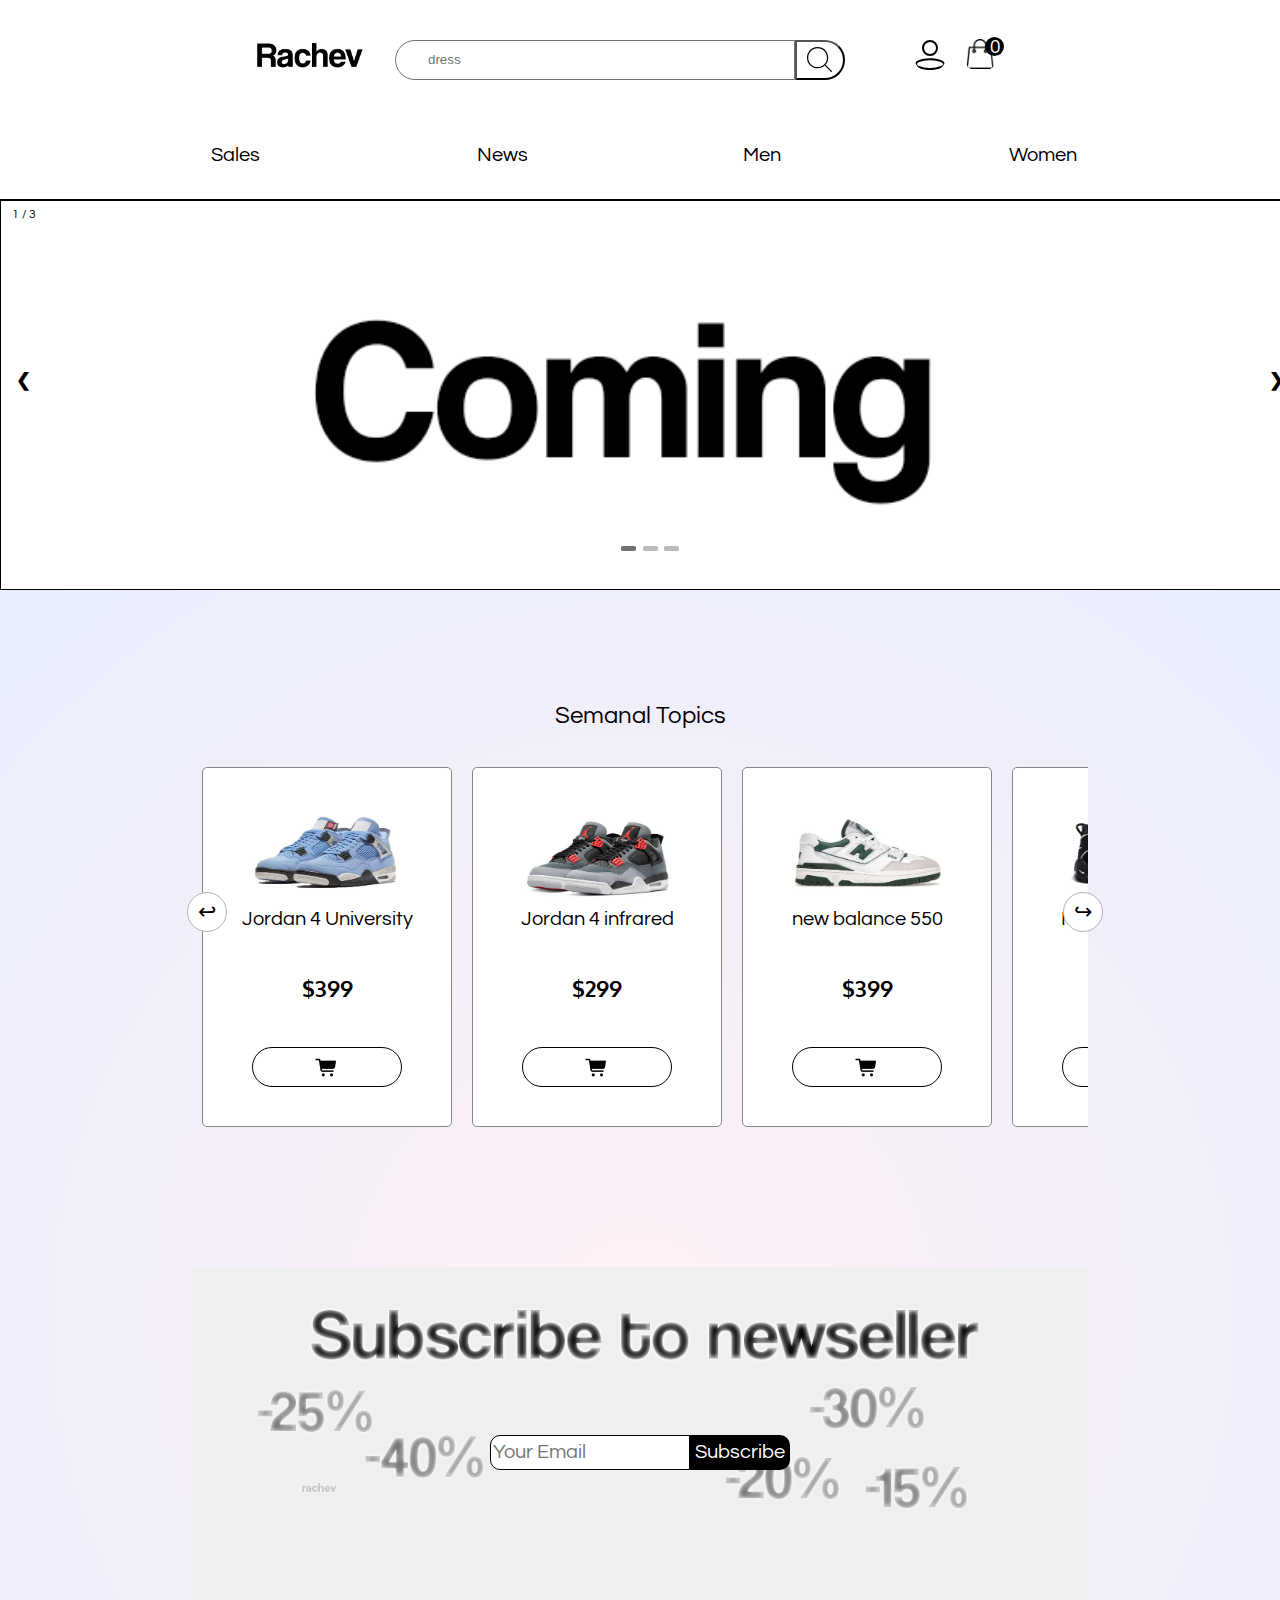
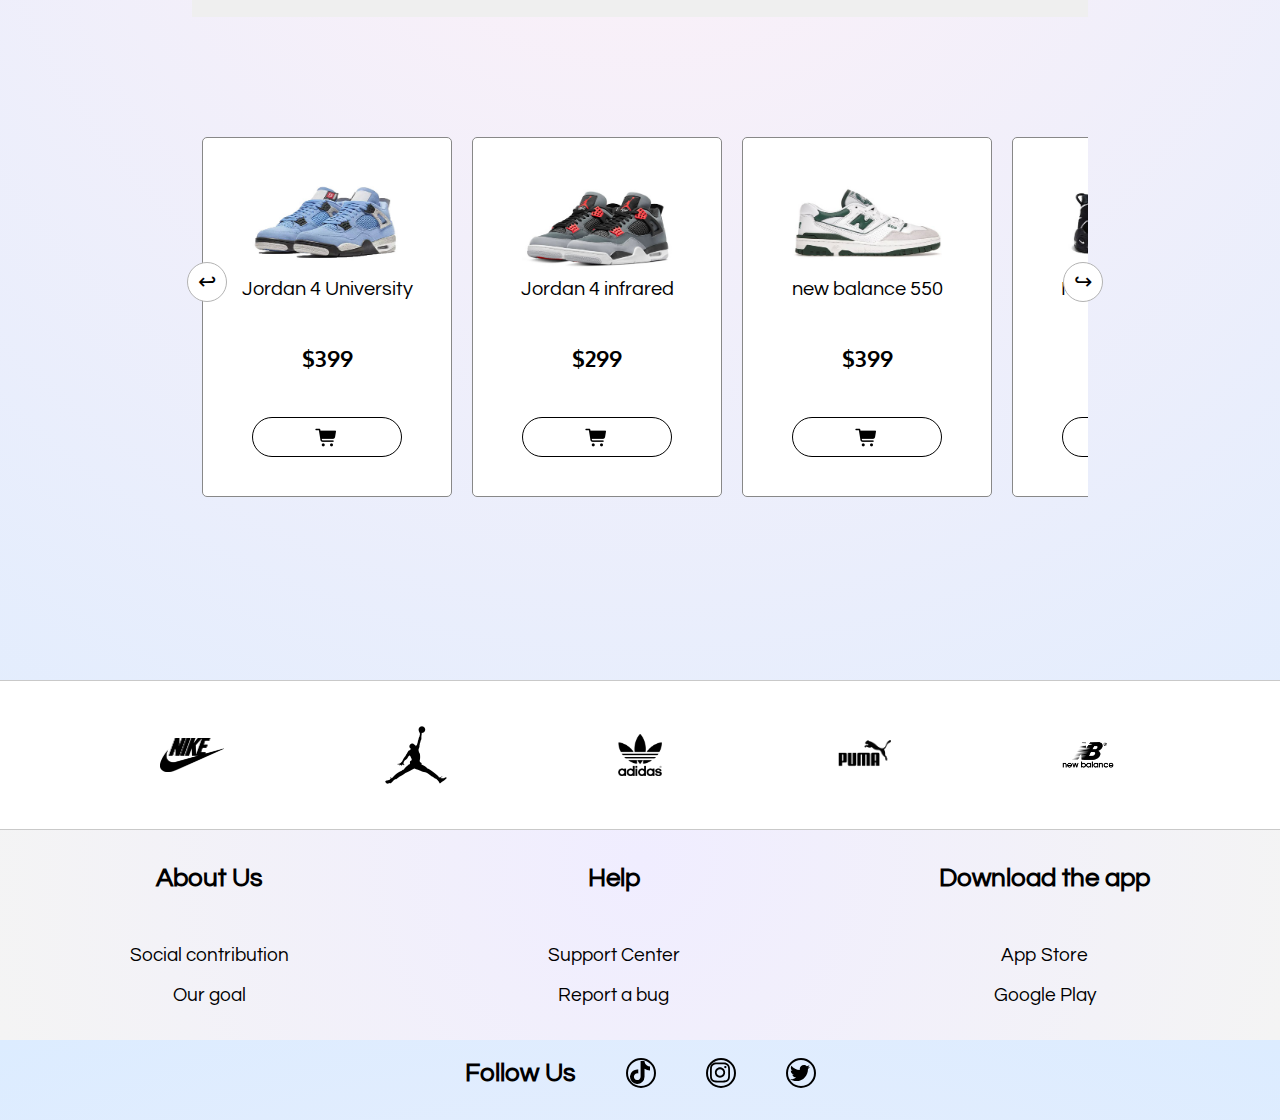
<file: index.html>
<!DOCTYPE html>
<html>

<head>
  <meta charset="utf-8">
  <meta name="viewport" content="width=device-width">
  <title>Rachev Store</title>
  <link href="style.css" rel="stylesheet" type="text/css" />
  <link rel="stylesheet" href="https://cdnjs.cloudflare.com/ajax/libs/font-awesome/4.7.0/css/font-awesome.min.css">
</head>

<body>

  <aside id="cartList" class="cart-main invisible">
    <div id="spinner" class="spinner-overlay invisible">
      <div id="spinner-sub" class="spinner"></div>
    </div>
    <div class="head">
      <button id="cart-x" class="cart-x">X</button>
      <h3>Your Cart</h3>
      <button id="cart-trash" class="cart-trash"></button>
    </div>
    <div id="cart-container">
      <div id="cart-subhead">
            <h5>Product</h5>
            <h5>Price</h5>
            <h5>amount</h5>
      </div>
      <div id="cart-a-container"></div>
      <div id="total">
        <p>Total</p>
        <p id="total-price">$0</p>
        <p id="total-amount">0</p>
      </div>
    </div>
    <button id="co" class="cart-p">Checkout</button>
  </aside>

  <nav id="nav" class="navbar">

    <div id="nav-1" class="nav-1">
      <button id="whopper" class="hamburger"></button>


      <a class="logo" href=index.html></a>


      <div class="search-bar">
        <input class="search-field" type="search" placeholder="dress">
        <input class="search-button" id="search-button" type="submit" value="">
      </div>
      <button id="acc" class="acc"></button>
      <button id="cart" class="cart"></button>
      <a id="cart-bubble" class="cart-bubble"></a>
    </div>

    <div id="nav-2" class="nav-2">
      <a id="sub-section1" class="sub-sections" href=index.html>Sales</a>
      <a id="sub-section2" class="sub-sections" href=index.html>News</a>
      <a id="sub-section3" class="sub-sections" href=index.html>Men</a>
      <a id="sub-section4" class="sub-sections" href=index.html>Women</a>
    </div>
  </nav>

  <div class="searchArea-mobile invisible" id="mobileSearch">
    <button id="search-x" class="search-x">X</button>
    <div class="search-bar-mobile">
      <input class="search-field-mobile" type="search" placeholder="jordan 4">
      <input class="search-button" type="submit" value="">
    </div>
    <div class="s-links">
      <a class="s-link" href="">jordan 4</a>
      <a class="s-link" href="">yezzy</a>
      <a class="s-link" href="">dunk</a>
      <a class="s-link" href="">jordan 1</a>
      <a class="s-link" href="">forum</a>
      <a class="s-link" href="">new balance</a>
      <a class="s-link" href="">uptempo</a>
    </div>
  </div>

  <aside id="menuList" class="menu-main invisible">
    <div class="menuHeader">
    </div>
    <div class="menuListTopics">
        <a class="MenuLTButtons" href=index.html>Sales</a>
        <a class="MenuLTButtons" href=index.html>News</a>
        <a class="MenuLTButtons" href=index.html>Men</a>
        <a class="MenuLTButtons" href=index.html>Women</a>
    <div class="menuFooter">
      <button id="whopper-x" class="whopper-x">X</button>
    </div>
  </aside>

  

  <aside id="accList" class="acc-main invisible">
    <div class="head">
      <button id="cart-x2" class="cart-x">X</button>
      <h3 class="head-acc">Account</h3>
    </div>
    <div class="acc-sections">
      <a class="acc-sections-f" href="">My data</a>
      <a class="acc-sections-f" href="">My orders</a>
      <a class="acc-sections-f" href="">Log out</a>
    </div>
    <button class="cart-pp"> Get Support</button>

  </aside>

  <div id="nav-sub" class="nav-sub invisible">
    <div id="nav-st" class="nav-sub-topics">
    <h3 class="nav-sub-topics-f">New pairs</h3>
    <h3 class="nav-sub-topics-f">Popular Pairs</h3>
    <h3 class="nav-sub-topics-f">Coming Pairs</h3>
    </div>
    <div id="nav-sst" class="nav-sub-subtopics">
      <div class="nav-sub-subcontainer">
        <a class="nss-font" href="">Nike</a>
        <a class="nss-font" href="">Adidas</a>
        <a class="nss-font" href="">Puma</a>
        <a class="nss-font" href="">New Balance</a>
      </div>
      <div class="nav-sub-subcontainer">
        <a class="nss-font" href="">Nike</a>
        <a class="nss-font" href="">Adidas</a>
        <a class="nss-font" href="">Puma</a>
        <a class="nss-font" href="">New Balance</a>
      </div>
      <div class="nav-sub-subcontainer">
        <a class="nss-font" href="">Nike</a>
        <a class="nss-font" href="">Adidas</a>
        <a class="nss-font" href="">Puma</a>
        <a class="nss-font" href="">New Balance</a>
      </div>
    </div>
  </div>

  <main id="main" class="">
    

        <!-- Slideshow container -->
    <div class="slideshow-container">
      <!-- Full-width images with number and caption text -->
      <div class="mySlides fade">
        <div class="numbertext">1 / 3</div>
        <img class="slider-img" src="./img/slideshow-1.png" style="width:100%">
      </div>

      <div class="mySlides fade">
        <div class="numbertext">2 / 3</div>
        <img class="slider-img" src="./img/slideshow-2.png" style="width:100%">
      </div>

      <div class="mySlides fade">
        <div class="numbertext">3 / 3</div>
        <img class="slider-img" src="./img/slideshow-3.png" style="width:100%">
      </div>

      <!-- Next and previous buttons -->
      <a class="prev" onclick="plusSlides(-1)">&#10094;</a>
      <a class="next" onclick="plusSlides(1)">&#10095;</a>
      
      <!-- The dots/circles -->
      <div class="slots" style="text-align:center">
        <span class="dot" onclick="currentSlide(1)"></span>
        <span class="dot" onclick="currentSlide(2)"></span>
        <span class="dot" onclick="currentSlide(3)"></span>
      </div>
    </div>

    
      <section id="new-section" class="news-section">
        <h2 class="news-title">Semanal Topics</h2>

        <div class="product-carousel">
          <button id="button-sl" class="button-slide-left">&#8617;</button>
          <div id="cc" class="cards-container"></div>
          <button id="button-sr" class="button-slide">&#8618;</button>
        </div>

        <div class="merch-ad">
          <div class="merch-ad-up">
            <a type="submit" id="b-new" class="button-newseller">Subscribe</a>
            <div class="merch-ad-down">
              <input id="email" class="" type="email" name="email" placeholder="Your Email"/>
            </div>
          </div>
          <p id="email-alert"></p>
        </div>

        <div class="product-carousel">
        <button id="button-sl2" class="button-slide-left">&#8617;</button>
        <div id="cc2" class="cards-container"></div>
        <button id="button-sr2" class="button-slide">&#8618;</button>
        </div>
      </section>
  </main>

  

  <footer id="footer" class="footer">
    <div class="footer-head">
      <img class="footer-img" src="./img/sp1.png" alt="nike">
      <img class="footer-img" src="./img/sp2.png" alt="jordan">
      <img class="footer-img" src="./img/sp3.png" alt="adidas">
      <img class="footer-img" src="./img/sp4.png" alt="puma-brand">
      <img class="footer-img" src="./img/sp5.png" alt="newbalance-brand">
    </div>
    <div class="footer-down">
      <div class="footer-containers">
        <h4>About Us</h4>
        <a class="footer-links" href="">Social contribution</a>
        <a class="footer-links" href="">Our goal</a>
      </div>
      <div class="footer-containers">
        <h4>Help</h4>
        <a class="footer-links" href="">Support Center</a>
        <a class="footer-links" href="">Report a bug</a>
      </div>
      <div class="footer-containers">
        <h4>Download the app</h4>
        <a class="footer-links" href="">App Store</a>
        <a class="footer-links" href="">Google Play</a>
      </div>
    </div>
    <div class="sm">
      <h4>Follow Us</h4>
      <a class="sm-logo tt" href="https://www.tiktok.com/@kevin.gael"></a>
      <a class="sm-logo ig" href="https://www.instagram.com/kev.gael"></a>
      <a class="sm-logo tw" href="https://twitter.com/kevdev04"></a>
    </div>
  </footer>

  <script src="script.js"></script>

</body>

</html>
</file>
<file: style.css>
@import url('https://fonts.googleapis.com/css2?family=Questrial&display=swap');
@import url('https://fonts.googleapis.com/css2?family=Oxygen:wght@700&display=swap');

:root {
  --main: #ffffff;
  --second: black;
  --font: 'Questrial', sans-serif;
  --price: 'Oxygen', sans-serif;
  --bg: rgb(255,241,247);
}

/* globals */
html {
    font-size: 62.5%;
    box-sizing: border-box;
}
*, *:before, *:after {
    box-sizing: inherit;
}
body {
  margin: 0;
  background: var(--bg);
  background: radial-gradient(circle, rgba(255,241,247,1) 0%, rgba(220,236,255,1) 100%);
  overflow-x: hidden;
}
.invisible{
  display: none !important;
}




/*nav  */
.navbar {
  display: flex;
  flex-direction: column;

  justify-content: center;
  align-items: center;

  border-bottom: 1px black solid;

  gap: 3rem;

  background-color: #ffffff;


  height: 10rem;
  width: 100vw;
}

/* media query nav (desktop mode) */
@media (min-width:480px) {


.navbar {
  display: flex;
  flex-direction: column;
  
  justify-content: center;
  align-items: center;

  border-bottom: 1px black solid;

  gap: 3rem;

  background-color: #ffffff;


  height: 20rem;
  width: 100vw;
}
  
}
/*nav 1  */
.nav-1{
  display: flex;
  flex-direction: row;

  justify-content: space-between;
  align-items: center;

  height: 8rem;
  width: 100vw;

  margin: 1rem;
  padding: 2rem;
}
@media (min-width:481px) {
    .nav-1 {
      justify-content: center;
      gap: 2rem;
    }
}
/* hamburger2 
.hamburger{
  display:flex;
  flex-direction:column;
  width: 3rem;
  height: 3rem;
  border: 0;
  background:transparent;
  gap: .65rem;
  
}

#whopper > div{
  
}
*/

/* hamburger nonanimation*/
@media (min-width:481px) {
.hamburger{
  display:none;
}
}

@media (max-width:480px) {
  .hamburger{
  display: block;
  height: 4rem;
  width: 4rem;

  border: none;

  background-image: url(/img/whopper.png);
  background-size: 4rem;
  background-repeat: no-repeat;
  background-color: var(--main);
  cursor: pointer;
  
}



.menu-main{
  
  height: 40rem;
  width: 100vw;

  background: var(--main);
  border-bottom: 1px var(--second) solid;
  position: relative;
  z-index: 30;
}
}

.menuHeader{
  display: flex;
  align-items: center;
  justify-content: center;
  height: 5rem;
  width: 100vw;
}
.menuFooter{
  display: flex;
  align-items: center;
  justify-content: center;
  height: 5rem;
  width: 100vw;
}


.whopper-x{

  height: 4rem;
  width: 30rem;

  background-color: var(--second);
  color: var(--main);
  font-weight: 700;
  font-size: 3rem;
  border: 1px solid #fefdfd;
  border-radius: 2rem;
}

.menuListTopics{
  display: flex;
  flex-direction: column;
  height: 30rem;
  width: 100vw;

  gap: 5rem;
  padding: 1rem;

  align-items: center;

}
.MenuLTButtons{

  font-family: var(--font);
  font-size: 2.2rem;
  font-weight: 700;

  text-decoration: none;
  color: var(--second);

}



/* logo */
.logo {

  height: 8rem;
  width: 11rem;
  
  padding: .5rem;
  margin: 2rem 1rem 1rem 1rem ;

  background-image: url(../img/logo.png);
  background-size: 11rem;
  background-repeat: no-repeat;
  background-position: center;
  
}

/* media query search */
@media (max-width:480px) {
  
.search-bar{
  height: 4rem;
  max-width: 4rem;
  border: 1px solid white;
}

.search-field {
  display:none;
}
  

.search-button:hover{
  border: 1px solid white;
  cursor: pointer;
  }
}

/* search bar */
.search-bar{
  display: flex;
  flex-direction: row;
  
  height: 3rem;
  width: 50rem;
  
}
.search-field {
  
  height: 4rem;
  width: 40rem;

  border: 1px #747272 solid;
  
  border-radius: 2rem 0rem 0rem 2rem;

  text-indent: 3rem;
  text-decoration: none;
  
}
.search-button{

  height: 4rem;
  width: 5rem;

  background-color: var(--main);


  border-radius: 0rem 2rem 2rem 0rem;


  background-image: url(/img/loupe.svg);
  background-size: 2.5rem;
  background-position-x: 1rem;
  background-position-y: .5rem;
  background-repeat: no-repeat;
}

@media (max-width:480px) {

  .search-button{

    height: 4rem;
    width: 4rem;

  
    border: 1px solid white;
    
    background-image: url(/img/loupe.svg);
    background-size: 2.5rem;
    background-position-x: .8rem;
    background-position-y: 0rem;
    background-repeat: no-repeat;
    
  }
}

/* search area on click for mobile version */

@media (max-width:480px) {
  .searchArea-mobile{
    display: flex;
    justify-content: flex-start;
    align-items: center;
    flex-direction: column;

    height: 50rem;
    width: 39rem;

    margin:0px auto;
    margin-top: 2rem;
    border-radius: 1rem;

    background-color: var(--main);
    border: solid 1px var(--second);
    padding: 2rem;
  }
  .search-x{
    height: 5rem;
    width: 5rem;
    position: relative;
    top: -2rem;
    right: 16.9rem;
    border: 1px solid var(--second);
    border-radius: 1rem 0 2rem 0;
    background-color: var(--second);
    color: var(--main);
    font-family: var(--font);
    font-size: 1.5rem;
    font-weight: 700;
    cursor: pointer;
  }
  .search-bar-mobile{
    display: flex;
    justify-content: space-around;
    width: 30rem;
  }
  
  .search-field-mobile{
    height: 4rem;
    width: 27rem;
  
    border: none;
    border-bottom: 1px solid var(--second);
    background-color: var(--main);
  
  }
  .s-links {
    height: 20rem;
    margin-top: 4rem;

    display: flex;
    flex-direction: column;
    align-items: center;
    gap: 3rem;

  }
  .s-link {
    font-family: var(--font);
    font-size: 2rem;
    color: rgb(207, 207, 207);
    text-decoration: none;
  }
}

@media (min-width:481px) {
    .searchArea-mobile{
      display: none;
    }
}


/* media query acc+cart */
@media (max-width:480px) {
  .acc{
  height: 3rem;
  width: 3rem;

  border: none;
  border-radius: 1rem;
  
  background-image: url(/img/ac.svg);
  background-size: 4rem;
  background-repeat: no-repeat;
  background-color: var(--main);
  cursor: pointer;
}

.cart{
  height: 3rem;
  width: 3rem;

  border: none;

  background-image: url(/img/bag.png);
  background-size: 3rem;
  background-repeat: no-repeat;
  background-color: var(--main);
  cursor: pointer;
}
.cart:hover{
  background-image: url(/img/open-bag.png);
}
}

/* acc+cart */
.acc{
  height: 3rem;
  width: 3rem;

  border: none;
  border-radius: 1rem;
  
  background-image: url(/img/ac.svg);
  background-size: 3rem;
  background-repeat: no-repeat;
  background-color: var(--main);
  cursor: pointer;
}

.cart{
  height: 3.1rem;
  width: 3.1rem;

  border: none;
  border-radius: 1rem;

  background-image: url(/img/bag.png);
  background-size: 3rem;
  background-repeat: no-repeat;
  background-color: var(--main);
  cursor: pointer;
}
.cart:hover{
  background-image: url(/img/open-bag.png);
}
.cart-bubble {
  height: 1.9rem;
  width: 1.9rem;
  position: relative;
  left: -3.1rem;
  top: -.8rem;

  font-family: var(--font);
  font-size: 1.9rem;
  text-align:center;
  color: var(--main);
  border-radius: 2rem;
  background-color: var(--second);


}


/* nav 2 */
.nav-2{
  height: 5rem;
  width: 100vw;
  margin: .5rem;
  padding: .5rem;

  display: flex;
  justify-content: space-evenly;
  align-items: center;
}

@media (max-width:480px) {
  .nav-2{
    display: none;
  }
}


/* sub-sections */

.sub-sections{

  height: 4rem;
  width: 6rem;

  text-decoration: none;
  color: var(--second);

  font-size: 2rem;
  font-family: var(--font);
}
.sub-sections:hover{
  font-size: 2.4rem;
  margin-bottom: -3rem;
  border-bottom: 4px solid var(--second);
}


/* cart menu */

.cart-main{
  height: 100vh;
  width: 100vw;
  z-index: 20;

  position:fixed;
  margin-left: 0;
  background-color: var(--main);

  border-radius: 0rem 0rem 1rem 1rem;
  border: 1px black solid;
  overflow-x: hidden;
  overflow-y: hidden;
}

@media (min-width:481px) {
  .cart-main{
    height: 100vh;
    width: 40rem;
    z-index: 20;
  
    position: fixed;
    margin-left: 67.8vw;
    background-color: var(--main);
  
    border-radius: 0rem 0rem 1rem 1rem;
    border: 1px black solid;
    overflow-x: hidden;
    overflow-y: hidden;
  }
}
@media (min-width:1919px) {
  .cart-main{
    margin-left: 75.2vw;
    width: 46rem;
  }
}

.head{
  display: flex;
  flex-direction: row-reverse;
  justify-content: space-between;
  font-family: var(--font);
  font-size: 2rem;
  height: 7rem;
}
@media (min-width:481px) {
  .head-acc{
    position: relative;
    right: 4rem;
  }
}
.head-acc{
  margin-left: 16rem;
}
.cart-articles{
  height: 27rem;
  width: 39.8rem;
  padding: .5rem;
}
.cart-p{
  height: 4rem;
  width: 39.8rem;
  font-family: var(--font);
  font-size: 2rem;
  color: var(--second);
  background-color: var(--main);
  border: 2px solid var(--second);
  cursor: pointer;
  margin-top: 1rem;
}

@media (min-width:1919px) {
  .cart-p {
    width: 23.8vw;
  }
}
.cart-p:hover{
  font-weight: 700;
  color: var(--main);
  background-color: var(--second);
  font-size: 2.4rem;
  
}

.cart-pp{
  height: 4rem;
  width: 41rem;
  font-family: var(--font);
  font-size: 2rem;
  color: var(--second);
  background-color: var(--main);
  border: 2px solid var(--second);
  cursor: pointer;
  margin-top: 1rem;
}
.cart-pp:hover{
  font-weight: 700;
  color: var(--main);
  background-color: var(--second);
  font-size: 2.4rem;
  
}

@media (min-width:481px) {
  .cart-pp{
    height: 4rem;
    width: 35rem;
    font-family: var(--font);
    font-size: 2rem;
    color: var(--second);
    background-color: var(--main);
    border: 2px solid var(--second);
    cursor: pointer;
    margin-top: 1rem;
  }
    
}

/* account menu */
.acc-main{
  height: 40rem;
  width: 35rem;
  z-index: 20;

  position: absolute;
  margin-left: 70vw;
  background-color: var(--main);

  border-radius: 0rem 0rem 1rem 1rem;
  border: 1px black solid;
}
.acc-sections{
  display: flex;
  flex-direction: column;
  justify-content: center;
  align-items: center;
  gap: 6rem;
  height: 27rem;
  width: 34.8rem;
  padding: .5rem;
}
.acc-sections-f{
  font-family: var(--font);
  font-size: 2.4rem;
  color: var(--second);
  text-decoration: none;
}
.acc-sections-f:hover{
  border-bottom: 2px solid var(--second);
}
@media (max-width:480px) {
  .acc-main{
    margin-left: 0vw;
    width: 100vw;
  }
  .cart-p{
    width: 99.5vw;
  }
  .acc-sections{
    width: 100vw;
  }
  .cart-articles{
    width: 100vw;
  }
}


.cart-x{
  height: 5rem;
  width: 5rem;
  border: 1px solid var(--second);
  border-radius: 0 0 0 2rem;
  background-color: var(--second);
  color: var(--main);
  font-family: var(--font);
  font-size: 1.5rem;
  font-weight: 700;
  cursor: pointer;
}

.cart-trash{
  height: 5rem;
  width: 5rem;
  border: 1px solid var(--second);
  border-radius: 0 0 2rem 0;
  background-color: var(--second);
  color: var(--main);
  font-family: var(--font);
  font-size: 1.5rem;
  font-weight: 700;
  cursor: pointer;
  background-image: url(./img/tc.png);
  background-repeat: no-repeat;
  background-size: 2.7rem;
  background-position-x: 1rem;
  background-position-y: 1rem;
}

/* cart articles container */

#cart-container{
  height: 73vh;
}
@media (min-width:481px) {
  #cart-container{
    height: 80vh;
    width: 42rem;
  }
}
@media (min-width:1919px) {
  #cart-container{
    height: 85vh;
    width: 46rem;
  }
}
#cart-subhead{
  display: flex;
  flex-direction: row;
  justify-content: start;
  align-items: center;
  height: 2.5rem;
  gap: 7rem;
  margin-left: 2rem;
}
h5{
  font-family: var(--font);
  font-size:1.9rem ;
}
.each-article{
  display: flex;
  flex-direction: row;
  justify-content: space-around;
  align-items: center;
  font-family: var(--font);
  font-size: 1.4rem;
  border-bottom: 1px solid rgb(236, 234, 234);
  border-top: 1px solid rgb(236, 234, 234);
}
#cart-a-container{
  height: 59vh;
  width: 99vw;
  padding: 1rem;
  overflow-y: scroll;
}
@media (min-width:481px) {
  #cart-a-container{
    height: 45rem;
    width: 31vw;
    padding: 1rem;
  }
}
@media (min-width:1919px) {
  #cart-a-container{
    height: 74vh;
    width: 24vw;
    padding: 1rem;
  }
}
.cart-x-mini{
  display: flex;
  justify-content: center;
  align-items: center;
  height: 2.5rem;
  width: 2.5rem;


  margin: 0rem;

  border: 1px solid var(--second);
  border-radius: 2rem;
  background-color: var(--second);
  color: var(--main);
  font-weight: 700;
  cursor: pointer;

}
p{
  margin: 0;
}
#total {
  height: 5rem;
  display: flex;
  flex-direction: row;
  justify-content:space-around;
  align-items: center;
  font-family: var(--font);
  font-size: 2rem;
}




/* nav-2 subsection menu */

.nav-sub{
  height: 25rem;
  width: 100vw;
  z-index: 40;
  padding: 2rem;

  border-bottom: 1px black solid;

  background: rgb(254,237,204);
  background: radial-gradient(circle, rgba(254,237,204,1) 0%, rgba(220,255,220,1) 100%);
}
.nav-sub-topics{
  display: flex;
  flex-direction: row;
  justify-content:space-around;
  align-items: center;

  height: 5rem;
  width: 100vw;
}
.nav-sub-topics-f{
  font-family: var(--font);
  font-size: 2rem;
  border-bottom: 1px solid var(--second);
}
.nav-sub-subtopics{
  display: flex;
  flex-direction: row;
  justify-content: space-around;
  align-items: center;
  height: 15rem;
  width: 100vw;
}
.nav-sub-subcontainer{
  display: flex;
  flex-direction: column;
  gap: 3rem;
}
.nss-font{
  font-family: var(--font);
  font-size: 1.4rem;
  color: var(--second);
  text-decoration: none;
}

/* main content */



/* ads slider */

/* Slideshow container */
.slideshow-container {
  max-width: 1000px;
  height: 20rem;

  position: relative;
  margin: auto;
  cursor: pointer;
  z-index: 1;
}
.slider-img{
  object-fit: cover;
  border: 1px solid var(--second);
}

@media (min-width:481px) {
  .slideshow-container{
  min-width: 130rem;
  height: 35rem;
  position: relative;
  margin: auto;
  }
}

@media (min-width:481px) {
  .slider-img{
    height: 39rem;

    
    
  }
}

/* Hide the images by default */
.mySlides {
  display: none;
  
}

/* Next & previous buttons */
.prev, .next {
  cursor: pointer;
  position: absolute;
  top: 50%;
  width: auto;
  margin-top: -22px;
  padding: 16px;
  color: var(--second);
  font-weight: bold;
  font-size: 18px;
  font-family: var(--font);
  transition: 0.6s ease;
  border-radius: 0 3px 3px 0;
  user-select: none;
}

/* Position the "next button" to the right */
.next {
  right: 0;
  border-radius: 3px 0 0 3px;
}

/* Number text (1/3 etc) */
.numbertext {
  color: #f2f2f2;
  font-size: 12px;
  font-family: var(--font);
  color: var(--second);
  padding: 8px 12px;
  position: absolute;
  top: 0;
}

/* The dots/bullets/indicators */
.dot {
  cursor: pointer;
  height: 5px;
  width: 15px;
  margin: 0 2px;
  background-color: #bbb;
  border-radius: 20%;
  display: inline-block;
  transition: background-color 0.6s ease;
}
.slots {
  margin-top: -5rem;
}
.active, .dot:hover {
  background-color: #717171;
}

/* Fading animation */
.fade {
  animation-name: fade;
  animation-duration: .5s;
}

@keyframes fade {
  from {opacity: .4}
  to {opacity: 1}
}


/* main carousels  */

.product-carousel{
  display: flex;
  flex-direction: row;

}

@media (min-width:481px) {
  .button-slide{
    position: relative;
    top: 13.5rem;
    right: 2.5rem;
    height: 4rem;
    width: 4rem;
    border: 1px solid rgb(179, 179, 179);

    border-radius: 2rem;
    font-weight: 400;
    font-size: 2.2rem;
    cursor: pointer;
  
    background-color: var(--main);
  }
  .button-slide-left{
    position: relative;
    top: 13.5rem;
    left: 3.5rem;
    height: 4rem;
    width: 4rem;
  
    border: 1px solid rgb(179, 179, 179);
    border-radius: 2rem;
    font-weight: 400;
    font-size: 2.2rem;
    cursor: pointer;
  
    background-color: var(--main);
  }
  .button-slide:hover, .button-slide-left:hover{
    border: 1px solid rgb(130, 128, 128);
  }  
}

@media (max-width:480px) {
    .button-slide, .button-slide-left{
      display: none;
    }
}

/* cards section */
.cards-container{
  display: flex;
  flex-direction: row;

  
  overflow-x: scroll;
  scroll-behavior: smooth;

  height: 30rem;
  width: 100vw;

  gap: 1.7rem;

  padding: 1rem;
}

@media (min-width:481px) {
  .cards-container{

    height: 40rem;
    width: 70vw;
    gap: 2rem;
    
    
    overflow-y: hidden;
    overflow-x: hidden;
  }
}


/* news section */

.news-section{
  display: flex;
  flex-direction: column;
  justify-content: center;
  align-items: center;

  height: 110rem;
  width: 100vw;

  gap: 1rem;

  margin: 0 auto;
  margin-top:  -2rem;
  padding: .5rem;
}

.news-title{
  font-family: var(--font);
  font-size: 2.4rem;
  font-weight: 400;
}
@media (min-width:481px) {
    .news-section{
      height: 175rem;
    }
}
/* product-card */

/* default card */
.card-default{
  display: flex;
  flex-direction: column;
  justify-content:flex-start;
  align-items: center;
  gap: 2rem;
  border: 1px solid var(--second);
  
  max-height: 25rem;
  max-width: 35rem;
  border-radius: 2rem;
  

  background-color: var(--main);

}

.card-up{
  display: flex;
  justify-content: center;
  align-items: center;
  height: 10rem;
  width: 12rem;
  padding: 1rem
}

.img-product{
  display: block;
  height:9rem;
  width: 11rem;
}


.card-down{
  display: flex;
  flex-direction: column;
  justify-content: center;
  align-items: center;
  gap: 1.4rem;

  height: 14rem;
  width: 12rem;
  margin-top: -2rem;
}

.card-name{
  text-align: center;
  font-family: var(--font);
  font-weight: 400;
  font-size: 1.7rem;
}
.card-price{
  font-family: var(--font);
  font-weight: 700;
  font-size: 2rem;
}
.card-cartbutton{
  height: 3.5rem;
  width: 3.5rem;

  border-radius: 2rem;
  border: 1px solid var(--second);
  background-image: url(./img/bag-card.png);
  background-size: 2rem;
  background-position: 50%;
  background-repeat: no-repeat;
  background-color: var(--second);
}
.card-cartbutton:hover{
  background-image: url(./img/check.png);
}

.merch-ad{
  display: flex;
  flex-direction: column;
  justify-content: center;
  align-items: center;
  gap: 2rem;
  height: 25rem;
  width: 100vw;
  

  background-repeat: no-repeat;
  background-image: url(./img/newseller.png);
  background-size: contain;
}
.merch-ad-up {
  display: flex;
  flex-direction: row-reverse;
  gap: 0rem;
}

@media (min-width:481px) {
  .merch-ad-up {
    position: relative;
    top: 4rem;
  }
}

.merch-ad-down {
  display: flex;
  flex-direction: row;

  
}
.button-newseller{
  display: flex;
  justify-content: center;
  align-items: center;

  border-radius: 0 1rem 1rem 0;

  height: 3.5rem;
  width: 10rem;
  color: var(--main);
  font-family: var(--font);
  font-size: 2rem;

  background-color: var(--second);
  cursor: pointer;
}
#email {
  border-radius: 1rem 0 0 1rem;

  height: 3.5rem;
  width: 14rem;
  font-family: var(--font);
  font-size: 2rem;
  border: 1px solid var(--second);
}

@media (min-width:481px) {
    #email {
      width: 20rem;
    }
}
#email-alert{
  font-family: var(--font);
  font-size: 1.2rem;
  color: var(--second);
}


@media (min-width:481px) {
  .card-default{
    min-height: 36rem;
    min-width: 25rem;
    border-radius: .5rem;
    border: 1px solid rgb(136, 136, 136);
    
    
    background-color: var(--main);
  
  }
  
  .card-up{
    display: flex;
    justify-content: center;
    align-items: center;
    height: 16rem;
    width: 20rem;
    padding: 1rem
  }
  
  .img-product{
    display: block;
    height:13rem;
    width: 15rem;
  }
  
  
  .card-down{
    display: flex;
    flex-direction: column;
    justify-content: center;
    align-items: center;
    gap: 4.5rem;
    
  
    height: 19rem;
    width: 20rem;
    margin-top: -4.5rem;
    border-radius: 0 0 2rem 2rem;
  
  }
  
  .card-name{
    text-align: center;
    font-family: var(--font);
    color: var(--second);
    font-weight: 400;
    font-size: 2rem;
  }
  .card-price{
    font-family: var(--price);
    font-weight: 700;
    font-size: 2.2rem;
    color:var(--second)
  }
  
  .card-cartbutton{
    height: 4rem;
    width:15rem;
    background-color: var(--main);
    background-image: url(./img/cart.png);
    border: 1px solid var(--second);
    background-size: 2.4rem;
    cursor: pointer;
  }
  .card-cartbutton:hover{
    background-image: url(./img/cart.png);
    border: 2px solid var(--second);
    background-size: 3.4rem;
  }
  .card-cartbutton:active {
    background-image: url(./img/check.png);
    background-color: var(--second);
  }
  .merch-ad{
    display: flex;
    justify-content: center;
    align-items: center;
    gap: 6rem;
    min-height: 35rem;
    width: 70vw;
    margin: 10rem;
  
    background-repeat: no-repeat;
    background-image: url(./img/newseller.png);
    background-size: 70vw;
  }
}


/* footer */

.footer{
  height: 33rem;
  width: 100vw;
  background: radial-gradient(circle, rgba(240,237,255,1) 0%, rgba(244,244,244,1) 100%);
}
.footer-head{
  display: flex;
  
  justify-content: space-evenly;
  align-items: center;
  height: 10rem;
  width: 100vw;
  border-bottom: 1px solid rgb(201, 201, 201);
  border-top: 1px solid rgb(201, 201, 201);
  background-color: var(--main);

}
.footer-img{
  display: block;
  width: 10%;
}
.footer-down{
  display: flex;
  flex-direction: row;
  justify-content: space-around;
}
.footer-containers{
  display: flex;
  flex-direction: column;
  align-items: center;
  gap: 2rem;
}
h4{
  font-family: var(--font);
  font-size: 1.6rem;
}
.footer-links{
  font-family: var(--font);
  font-size: 1.3rem;
  text-decoration: none;
  color: var(--second);
}
.sm{
  display: flex;
  flex-direction: row;
  justify-content: space-around;
  align-items: center;
  margin-top: 2rem;
}
.sm-logo{
  display: flex;
  justify-content: center;
  align-items: center;
  height: 3rem;
  width: 3rem;
  border: 2px solid var(--second);
  border-radius: 2rem;
  font-family: var(--price);
  font-weight: 700;
  text-decoration: none;
}
.ig{
  background-image: url(./img/instagram.svg);
  background-repeat: no-repeat;
  background-size: 2rem;
  background-position: .29rem;
}
.tw{
  background-image: url(./img/twitter.svg);
  background-repeat: no-repeat;
  background-size: 2rem;
  background-position: .29rem;
}
.tt{
  background-image: url(./img/tiktok.svg);
  background-repeat: no-repeat;
  background-size: 2rem;
  background-position: .29rem;
}

@media (min-width:481px) {
    .footer{
      height: 36rem;
    }
    .footer-head{
      height: 15rem;
    }
    .footer-img{
      width: 5%;
    }
    h4{
      font-family: var(--font);
      font-size: 2.6rem;
    }
    .footer-links{
      font-family: var(--font);
      font-size: 1.9rem;
      text-decoration: none;
      color: var(--second);
    }
    .sm{
      justify-content: center;
      gap: 5rem;
    }
}


/* custom scrollbar */

/* width */
#cart-a-container::-webkit-scrollbar {
  width: 15px;
}

/* Track */
#cart-a-container::-webkit-scrollbar-track {
  border-radius: 10px;

}

/* Handle */
#cart-a-container::-webkit-scrollbar-thumb {
  background: var(--second);
  border-radius: 5px;
}

/* Handle on hover */
#cart-a-container::-webkit-scrollbar-thumb:hover {
    border: var(--main) solid 1px;
}

.opaco{
  filter: blur(10px);
}



/* load spinner */

.spinner-overlay {
  position: absolute;
  top: 0;
  left: 0;
  width: 100%;
  height: 100%;
  background-color: rgba(255, 255, 255, 0.5);
  display: flex;
  align-items: center;
  justify-content: center;
  z-index: 100;
}

.spinner {
  border: 4px solid #f3f3f3;
  border-top: 4px solid #000000;
  border-radius: 50%;
  width: 100px;
  height: 100px;
  animation: spin 1s linear infinite;
}

@keyframes spin {
  0% { transform: rotate(0deg); }
  100% { transform: rotate(360deg); }
}

.spinner-overlay-checked {
  position: absolute;
  top: 0;
  left: 0;
  width: 100%;
  height: 100%;
  background-color: rgb(0, 0, 0);
  display: flex;
  align-items: center;
  justify-content: center;
  z-index: 100;
}

.spinner-checked {
  width: 150px;
  height: 150px;
  background-image: url(/img/check.png);
  background-size: 10rem;
  background-position: 2rem;
  background-repeat: no-repeat;
}
</file>
